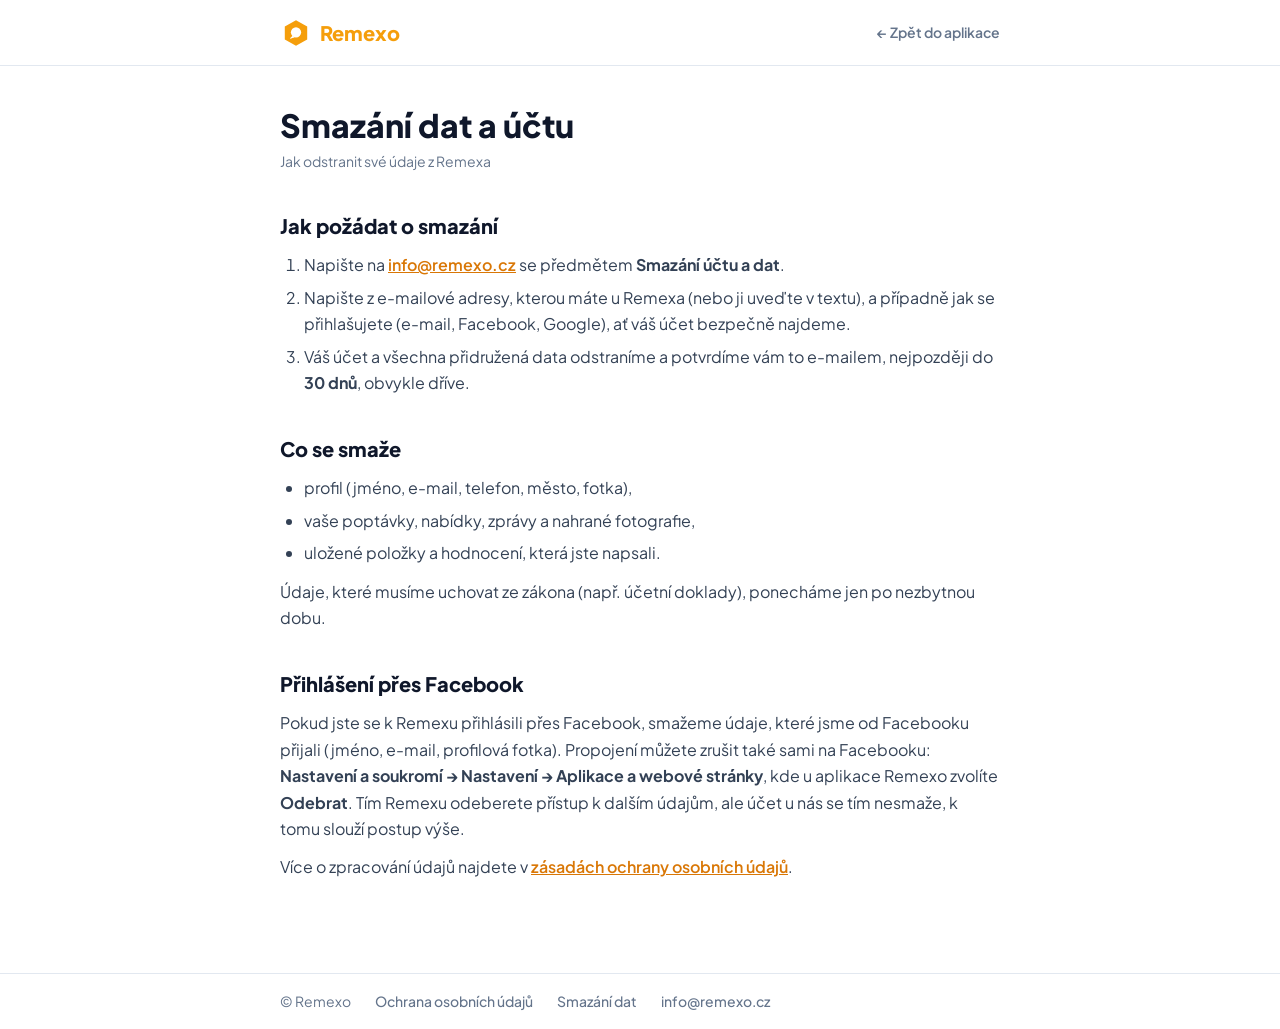
<file: smazani-dat.html>
<!DOCTYPE html>
<html lang="cs">
<head>
<meta charset="UTF-8">
<meta name="viewport" content="width=device-width, initial-scale=1.0">
<title>Smazání dat | Remexo</title>
<meta name="description" content="Jak požádat o smazání účtu a osobních údajů z platformy Remexo, včetně údajů získaných přes přihlášení Facebookem.">
<meta name="robots" content="index, follow">
<meta name="theme-color" content="#f59e0b">
<link rel="canonical" href="https://app.remexo.cz/smazani-dat.html">
<link rel="icon" type="image/svg+xml" href="data:image/svg+xml,%3Csvg xmlns='http://www.w3.org/2000/svg' viewBox='0 0 100 100'%3E%3Cpath d='M50 10L85 30V70L50 90L15 70V30L50 10Z' fill='%23f59e0b'/%3E%3Ccircle cx='50' cy='48' r='16' fill='white'/%3E%3Cpath d='M40 58 L30 68 L45 64 Z' fill='white'/%3E%3C/svg%3E">
<link href="https://fonts.googleapis.com/css2?family=Plus+Jakarta+Sans:wght@400;500;600;700;800&display=swap" rel="stylesheet">
<script>
(function(){var t=null,d=false;
try{t=window.localStorage?localStorage.getItem("color-theme"):null}catch(e){}
try{d=window.matchMedia&&window.matchMedia("(prefers-color-scheme: dark)").matches}catch(e){}
if(t==="dark"||(!t&&d)){document.documentElement.classList.add("dark")}})();
</script>
<style>
:root{--bg:#fff;--fg:#334155;--h:#0f172a;--mut:#64748b;--line:#e2e8f0;--acc:#d97706}
html.dark{--bg:#0f172a;--fg:#cbd5e1;--h:#fff;--mut:#94a3b8;--line:#1e293b;--acc:#f59e0b}
html.dark{color-scheme:dark}
*{box-sizing:border-box}
body{margin:0;background:var(--bg);color:var(--fg);font:16px/1.65 'Plus Jakarta Sans',system-ui,-apple-system,sans-serif}
header,footer{border-color:var(--line);border-style:solid;border-width:0}
header{border-bottom-width:1px}footer{border-top-width:1px;margin-top:40px}
.w{max-width:760px;margin:0 auto;padding:16px 20px}
.top{display:flex;justify-content:space-between;align-items:center}
.logo{display:flex;align-items:center;gap:8px;font-weight:800;font-size:20px;color:#f59e0b;text-decoration:none}
.logo svg{flex-shrink:0}
.back{font-size:14px;font-weight:600;color:var(--mut);text-decoration:none}
main{max-width:760px;margin:0 auto;padding:40px 20px}
h1{color:var(--h);font-size:32px;font-weight:800;margin:0 0 6px;line-height:1.2}
h2{color:var(--h);font-size:20px;font-weight:800;margin:36px 0 10px}
.date{font-size:14px;color:var(--mut);margin:0 0 28px}
p{margin:0 0 12px}ul,ol{margin:0 0 12px;padding-left:24px}li{margin-bottom:6px}
a{color:var(--acc);font-weight:600}
footer .w{display:flex;flex-wrap:wrap;gap:8px 24px;font-size:14px;color:var(--mut)}
footer a{color:var(--mut);text-decoration:none;font-weight:500}
</style>
</head>
<body>
<header><div class="w top"><a class="logo" href="/"><svg width="32" height="32" viewBox="0 0 100 100" aria-hidden="true"><path d="M50 10L85 30V70L50 90L15 70V30L50 10Z" fill="#f59e0b"/><circle cx="50" cy="48" r="16" style="fill:var(--bg)"/><path d="M40 58L30 68L45 64Z" style="fill:var(--bg)"/></svg>Remexo</a><a class="back" href="/">&larr; Zpět do aplikace</a></div></header>
<main>
<h1>Smazání dat a účtu</h1>
<p class="date">Jak odstranit své údaje z Remexa</p>

<h2>Jak požádat o smazání</h2>
<ol>
<li>Napište na <a href="mailto:info@remexo.cz?subject=Smaz%C3%A1n%C3%AD%20%C3%BA%C4%8Dtu%20a%20dat">info@remexo.cz</a> se předmětem <strong>Smazání účtu a dat</strong>.</li>
<li>Napište z e-mailové adresy, kterou máte u Remexa (nebo ji uveďte v textu), a případně jak se přihlašujete (e-mail, Facebook, Google), ať váš účet bezpečně najdeme.</li>
<li>Váš účet a všechna přidružená data odstraníme a potvrdíme vám to e-mailem, nejpozději do <strong>30 dnů</strong>, obvykle dříve.</li>
</ol>

<h2>Co se smaže</h2>
<ul>
<li>profil (jméno, e-mail, telefon, město, fotka),</li>
<li>vaše poptávky, nabídky, zprávy a nahrané fotografie,</li>
<li>uložené položky a hodnocení, která jste napsali.</li>
</ul>
<p>Údaje, které musíme uchovat ze zákona (např. účetní doklady), ponecháme jen po nezbytnou dobu.</p>

<h2>Přihlášení přes Facebook</h2>
<p>Pokud jste se k Remexu přihlásili přes Facebook, smažeme údaje, které jsme od Facebooku přijali (jméno, e-mail, profilová fotka). Propojení můžete zrušit také sami na Facebooku: <strong>Nastavení a soukromí &rarr; Nastavení &rarr; Aplikace a webové stránky</strong>, kde u aplikace Remexo zvolíte <strong>Odebrat</strong>. Tím Remexu odeberete přístup k dalším údajům, ale účet u nás se tím nesmaže, k tomu slouží postup výše.</p>
<p>Více o zpracování údajů najdete v <a href="/soukromi.html">zásadách ochrany osobních údajů</a>.</p>
</main>
<footer><div class="w"><span>&copy; Remexo</span><a href="/soukromi.html">Ochrana osobních údajů</a><a href="/smazani-dat.html">Smazání dat</a><a href="mailto:info@remexo.cz">info@remexo.cz</a></div></footer>
</body>
</html>
</file>
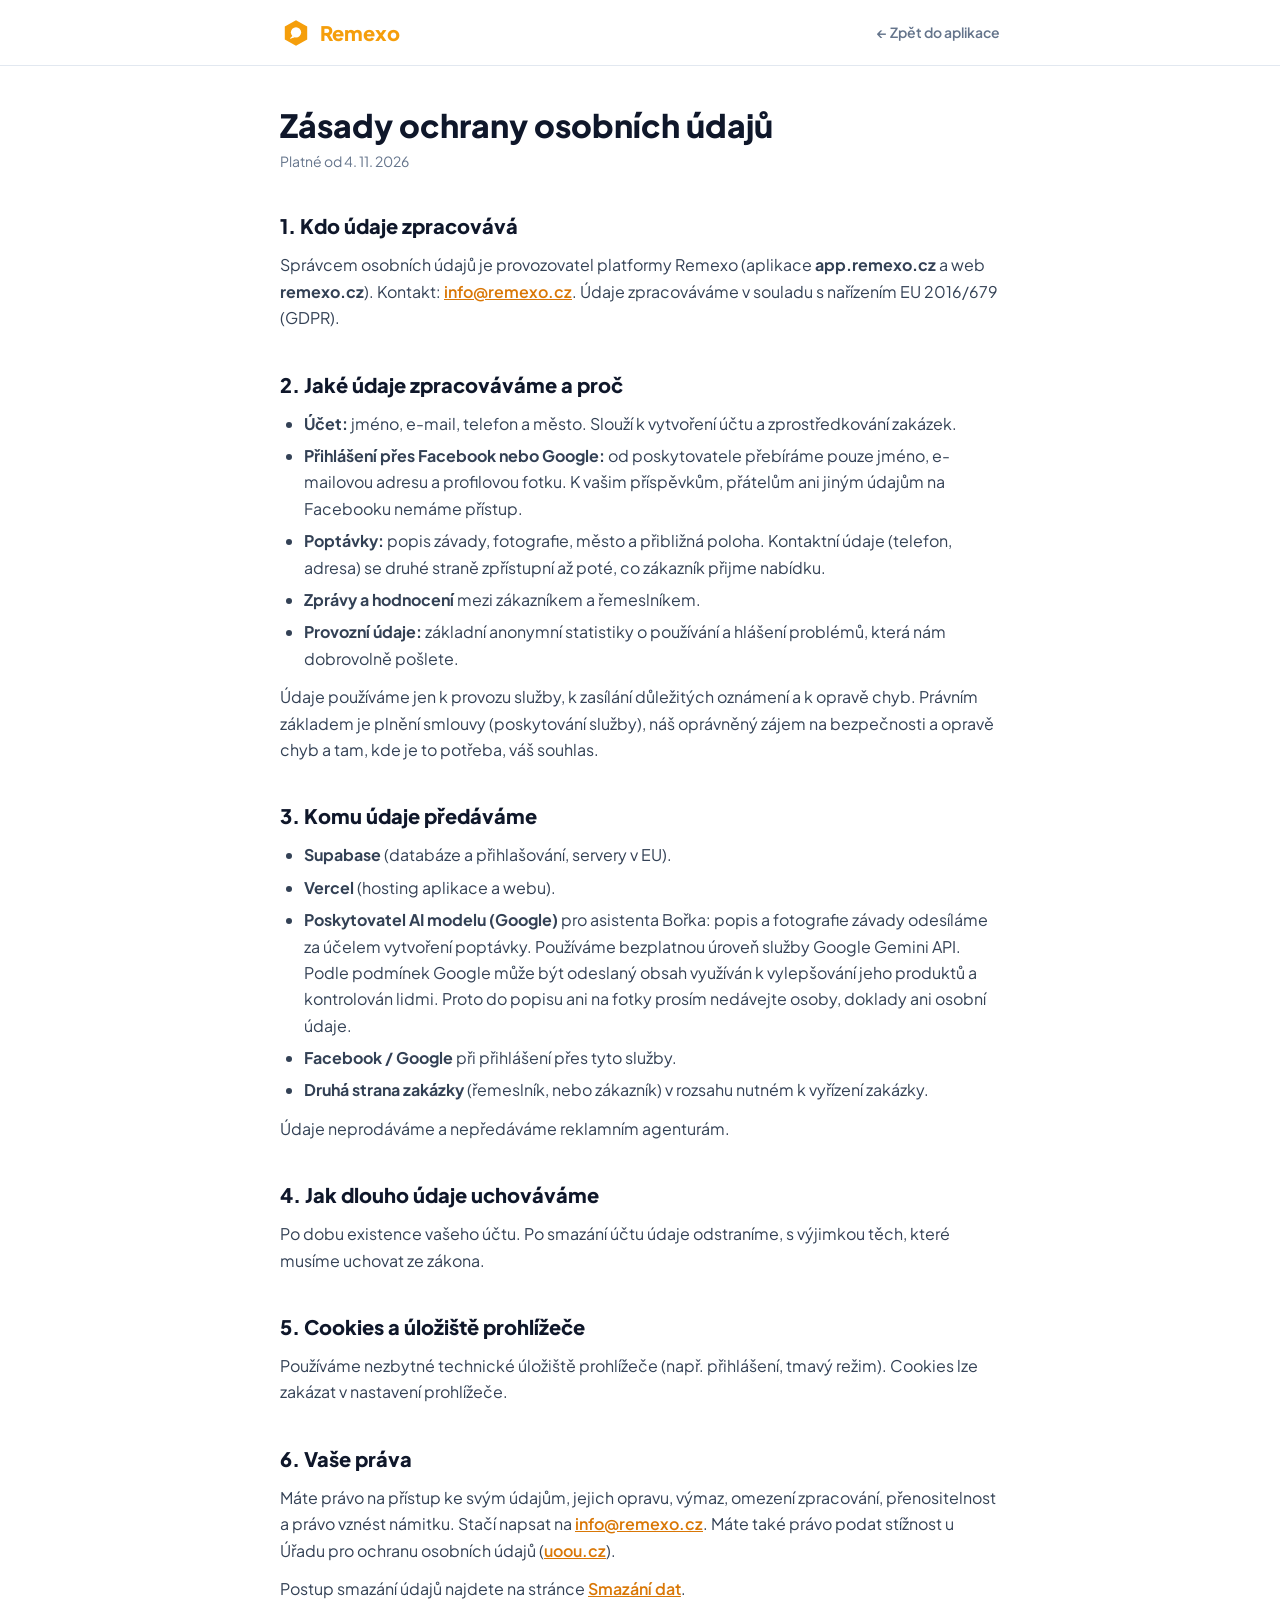
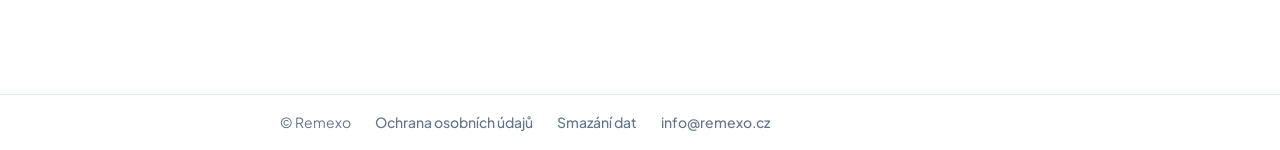
<file: soukromi.html>
<!DOCTYPE html>
<html lang="cs">
<head>
<meta charset="UTF-8">
<meta name="viewport" content="width=device-width, initial-scale=1.0">
<title>Ochrana osobních údajů | Remexo</title>
<meta name="description" content="Jak Remexo zpracovává osobní údaje zákazníků a řemeslníků: jaké údaje sbíráme, proč, komu je předáváme a jak je smazat.">
<meta name="robots" content="index, follow">
<meta name="theme-color" content="#f59e0b">
<link rel="canonical" href="https://app.remexo.cz/soukromi.html">
<link rel="icon" type="image/svg+xml" href="data:image/svg+xml,%3Csvg xmlns='http://www.w3.org/2000/svg' viewBox='0 0 100 100'%3E%3Cpath d='M50 10L85 30V70L50 90L15 70V30L50 10Z' fill='%23f59e0b'/%3E%3Ccircle cx='50' cy='48' r='16' fill='white'/%3E%3Cpath d='M40 58 L30 68 L45 64 Z' fill='white'/%3E%3C/svg%3E">
<link href="https://fonts.googleapis.com/css2?family=Plus+Jakarta+Sans:wght@400;500;600;700;800&display=swap" rel="stylesheet">
<script>
(function(){var t=null,d=false;
try{t=window.localStorage?localStorage.getItem("color-theme"):null}catch(e){}
try{d=window.matchMedia&&window.matchMedia("(prefers-color-scheme: dark)").matches}catch(e){}
if(t==="dark"||(!t&&d)){document.documentElement.classList.add("dark")}})();
</script>
<style>
:root{--bg:#fff;--fg:#334155;--h:#0f172a;--mut:#64748b;--line:#e2e8f0;--acc:#d97706}
html.dark{--bg:#0f172a;--fg:#cbd5e1;--h:#fff;--mut:#94a3b8;--line:#1e293b;--acc:#f59e0b}
html.dark{color-scheme:dark}
*{box-sizing:border-box}
body{margin:0;background:var(--bg);color:var(--fg);font:16px/1.65 'Plus Jakarta Sans',system-ui,-apple-system,sans-serif}
header,footer{border-color:var(--line);border-style:solid;border-width:0}
header{border-bottom-width:1px}footer{border-top-width:1px;margin-top:40px}
.w{max-width:760px;margin:0 auto;padding:16px 20px}
.top{display:flex;justify-content:space-between;align-items:center}
.logo{display:flex;align-items:center;gap:8px;font-weight:800;font-size:20px;color:#f59e0b;text-decoration:none}
.logo svg{flex-shrink:0}
.back{font-size:14px;font-weight:600;color:var(--mut);text-decoration:none}
main{max-width:760px;margin:0 auto;padding:40px 20px}
h1{color:var(--h);font-size:32px;font-weight:800;margin:0 0 6px;line-height:1.2}
h2{color:var(--h);font-size:20px;font-weight:800;margin:36px 0 10px}
.date{font-size:14px;color:var(--mut);margin:0 0 28px}
p{margin:0 0 12px}ul,ol{margin:0 0 12px;padding-left:24px}li{margin-bottom:6px}
a{color:var(--acc);font-weight:600}
footer .w{display:flex;flex-wrap:wrap;gap:8px 24px;font-size:14px;color:var(--mut)}
footer a{color:var(--mut);text-decoration:none;font-weight:500}
</style>
</head>
<body>
<header><div class="w top"><a class="logo" href="/"><svg width="32" height="32" viewBox="0 0 100 100" aria-hidden="true"><path d="M50 10L85 30V70L50 90L15 70V30L50 10Z" fill="#f59e0b"/><circle cx="50" cy="48" r="16" style="fill:var(--bg)"/><path d="M40 58L30 68L45 64Z" style="fill:var(--bg)"/></svg>Remexo</a><a class="back" href="/">&larr; Zpět do aplikace</a></div></header>
<main>
<h1>Zásady ochrany osobních údajů</h1>
<p class="date">Platné od 4. 11. 2026</p>

<h2>1. Kdo údaje zpracovává</h2>
<p>Správcem osobních údajů je provozovatel platformy Remexo (aplikace <strong>app.remexo.cz</strong> a web <strong>remexo.cz</strong>). Kontakt: <a href="mailto:info@remexo.cz">info@remexo.cz</a>. Údaje zpracováváme v souladu s nařízením EU 2016/679 (GDPR).</p>

<h2>2. Jaké údaje zpracováváme a proč</h2>
<ul>
<li><strong>Účet:</strong> jméno, e-mail, telefon a město. Slouží k vytvoření účtu a zprostředkování zakázek.</li>
<li><strong>Přihlášení přes Facebook nebo Google:</strong> od poskytovatele přebíráme pouze jméno, e-mailovou adresu a profilovou fotku. K vašim příspěvkům, přátelům ani jiným údajům na Facebooku nemáme přístup.</li>
<li><strong>Poptávky:</strong> popis závady, fotografie, město a přibližná poloha. Kontaktní údaje (telefon, adresa) se druhé straně zpřístupní až poté, co zákazník přijme nabídku.</li>
<li><strong>Zprávy a hodnocení</strong> mezi zákazníkem a řemeslníkem.</li>
<li><strong>Provozní údaje:</strong> základní anonymní statistiky o používání a hlášení problémů, která nám dobrovolně pošlete.</li>
</ul>
<p>Údaje používáme jen k provozu služby, k zasílání důležitých oznámení a k opravě chyb. Právním základem je plnění smlouvy (poskytování služby), náš oprávněný zájem na bezpečnosti a opravě chyb a tam, kde je to potřeba, váš souhlas.</p>

<h2>3. Komu údaje předáváme</h2>
<ul>
<li><strong>Supabase</strong> (databáze a přihlašování, servery v EU).</li>
<li><strong>Vercel</strong> (hosting aplikace a webu).</li>
<li><strong>Poskytovatel AI modelu (Google)</strong> pro asistenta Bořka: popis a fotografie závady odesíláme za účelem vytvoření poptávky. Používáme bezplatnou úroveň služby Google Gemini API. Podle podmínek Google může být odeslaný obsah využíván k vylepšování jeho produktů a kontrolován lidmi. Proto do popisu ani na fotky prosím nedávejte osoby, doklady ani osobní údaje.</li>
<li><strong>Facebook / Google</strong> při přihlášení přes tyto služby.</li>
<li><strong>Druhá strana zakázky</strong> (řemeslník, nebo zákazník) v rozsahu nutném k vyřízení zakázky.</li>
</ul>
<p>Údaje neprodáváme a nepředáváme reklamním agenturám.</p>

<h2>4. Jak dlouho údaje uchováváme</h2>
<p>Po dobu existence vašeho účtu. Po smazání účtu údaje odstraníme, s výjimkou těch, které musíme uchovat ze zákona.</p>

<h2>5. Cookies a úložiště prohlížeče</h2>
<p>Používáme nezbytné technické úložiště prohlížeče (např. přihlášení, tmavý režim). Cookies lze zakázat v nastavení prohlížeče.</p>

<h2>6. Vaše práva</h2>
<p>Máte právo na přístup ke svým údajům, jejich opravu, výmaz, omezení zpracování, přenositelnost a právo vznést námitku. Stačí napsat na <a href="mailto:info@remexo.cz">info@remexo.cz</a>. Máte také právo podat stížnost u Úřadu pro ochranu osobních údajů (<a href="https://www.uoou.cz" rel="noopener">uoou.cz</a>).</p>
<p>Postup smazání údajů najdete na stránce <a href="/smazani-dat.html">Smazání dat</a>.</p>
</main>
<footer><div class="w"><span>&copy; Remexo</span><a href="/soukromi.html">Ochrana osobních údajů</a><a href="/smazani-dat.html">Smazání dat</a><a href="mailto:info@remexo.cz">info@remexo.cz</a></div></footer>
</body>
</html>
</file>
